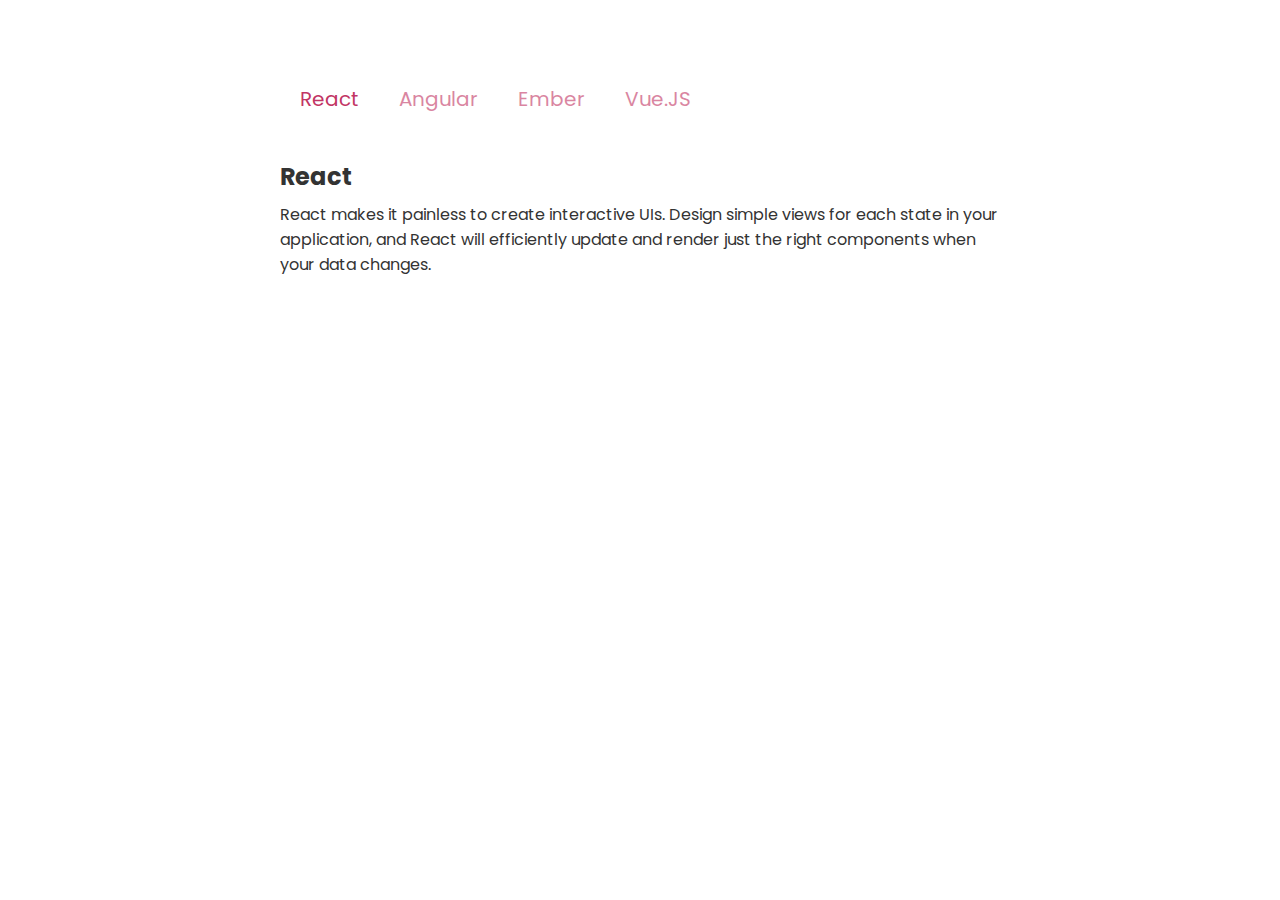
<file: HTML-CSS-JS Tab-UI/index.html>
<!DOCTYPE html>
<html lang="en">
  <head>
    <meta charset="UTF-8" />
    <meta name="viewport" content="width=device-width, initial-scale=1.0" />
    <title>Tab UI</title>
    <link
      rel="stylesheet"
      href="https://cdnjs.cloudflare.com/ajax/libs/font-awesome/5.15.2/css/all.min.css"
      integrity="sha512-HK5fgLBL+xu6dm/Ii3z4xhlSUyZgTT9tuc/hSrtw6uzJOvgRr2a9jyxxT1ely+B+xFAmJKVSTbpM/CuL7qxO8w=="
      crossorigin="anonymous"
    />
    <link
      href="https://fonts.googleapis.com/css2?family=Poppins:wght@300;400;500;600&display=swap"
      rel="stylesheet"
    />
    <link rel="preconnect" href="https://fonts.gstatic.com" />
    <link rel="stylesheet" href="main.css">
  </head>
  <body>
    <div>
      <!-- Tab items -->
      <div class="tabs">
        <div class="tab-item active">
          <i class="tab-icon fas fa-code"></i>
          React
        </div>
        <div class="tab-item">
          <i class="tab-icon fas fa-cog"></i>
          Angular
        </div>
        <div class="tab-item">
          <i class="tab-icon fas fa-plus-circle"></i>
          Ember
        </div>
        <div class="tab-item">
          <i class="tab-icon fas fa-pen-nib"></i>
          Vue.JS
        </div>
        <div class="line"></div>
      </div>

      <!-- Tab content -->
      <div class="tab-content">
        <div class="tab-pane active">
          <h2>React</h2>
          <p>
            React makes it painless to create interactive UIs. Design simple
            views for each state in your application, and React will efficiently
            update and render just the right components when your data changes.
          </p>
        </div>
        <div class="tab-pane">
          <h2>Angular</h2>
          <p>
            Angular is an application design framework and development platform
            for creating efficient and sophisticated single-page apps.
          </p>
        </div>
        <div class="tab-pane">
          <h2>Ember</h2>
          <p>
            Ember.js is a productive, battle-tested JavaScript framework for
            building modern web applications. It includes everything you need to
            build rich UIs that work on any device.
          </p>
        </div>
        <div class="tab-pane">
          <h2>Vue.js</h2>
          <p>
            Vue (pronounced /vjuː/, like view) is a progressive framework for
            building user interfaces. Unlike other monolithic frameworks, Vue is
            designed from the ground up to be incrementally adoptable.
          </p>
        </div>
      </div>
    </div>

    <script src="main.js"></script>
  </body>
</html>
</file>
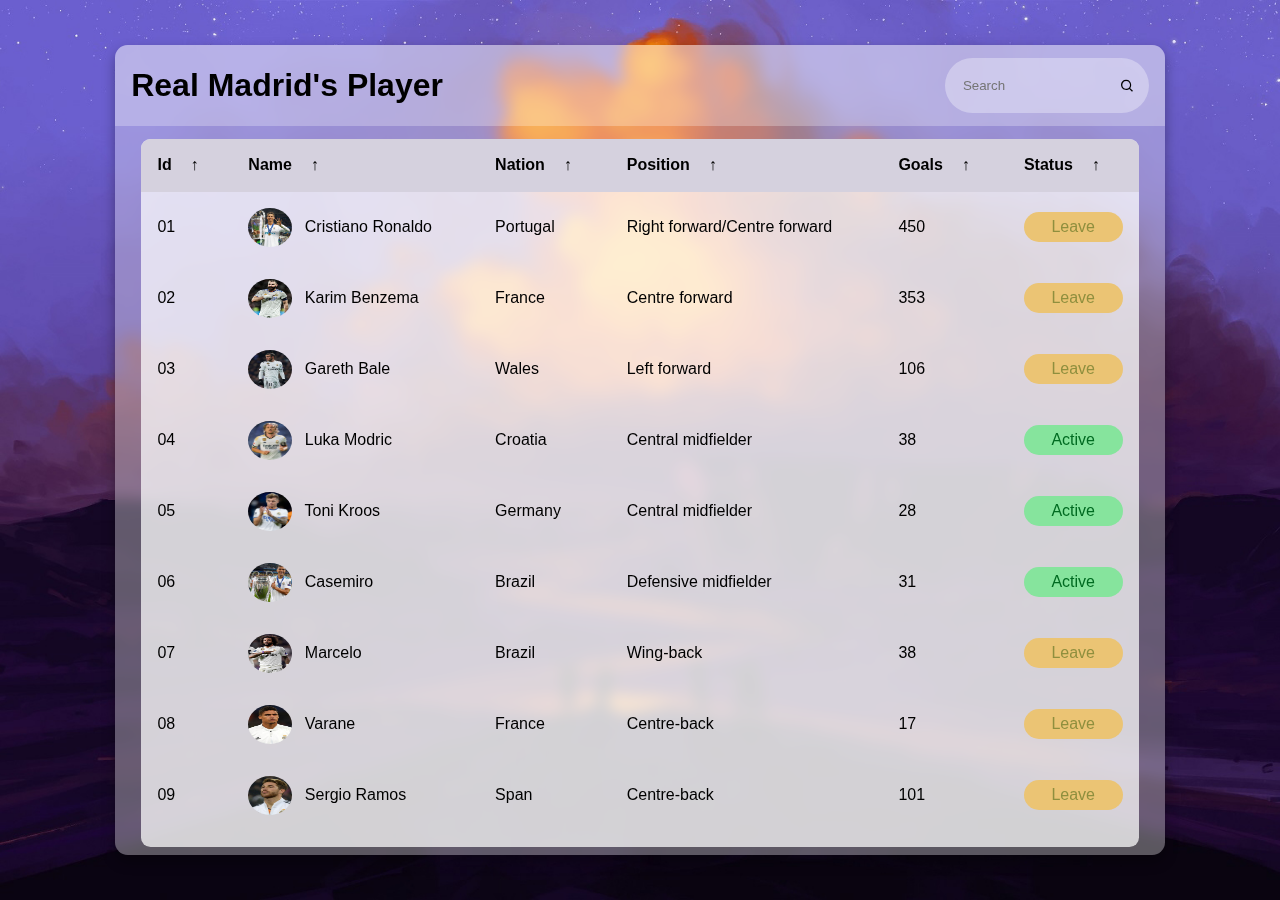
<file: HTML-CSS-JS Table/index.html>
<!DOCTYPE html>

<html lang="en">
    <head>
        <meta charset="UTF-8">
        <meta name="viewport" content="width=device-width, initial-scale=1.0">
        <title>Real Madrid legend</title>
        <link rel="stylesheet" href="main.css">
        <link href='https://unpkg.com/boxicons@2.1.4/css/boxicons.min.css' rel='stylesheet'>
        <link rel="icon" href="https://icons.iconarchive.com/icons/giannis-zographos/spanish-football-club/256/Real-Madrid-icon.png">
    </head>

    <body>
        <main class="table">
            <section class="table_header">
                <h1>Real Madrid's Player</h1>

                <div class="table_header-input">
                    <input type="search" placeholder="Search">
                    <i class='bx bx-search'></i>
                </div>
            </section>

            <section class="table_body">
                <table>
                    <thead>
                        <tr>
                            <th>
                                Id <span class="icon-arrow">&UpArrow;</span>
                            </th>
                            <th>
                                Name <span class="icon-arrow">&UpArrow;</span>
                            </th>
                            <th>
                                Nation <span class="icon-arrow">&UpArrow;</span>
                            </th>
                            <th>
                                Position <span class="icon-arrow">&UpArrow;</span>
                            </th>
                            <th>
                                Goals <span class="icon-arrow">&UpArrow;</span>
                            </th>
                            <th>
                                Status <span class="icon-arrow">&UpArrow;</span>
                            </th>
                        </tr>
                    </thead>

                    <tbody>
                        <tr>
                            <td>01</td>
                            <td>
                                <img src="img/ronaldo.jpg">
                                Cristiano Ronaldo
                            </td>
                            <td>Portugal</td>
                            <td>Right forward/Centre forward</td>
                            <td>450</td>
                            <td>
                                <p class="status leave">Leave</p>
                            </td>
                        </tr>
                    </tbody>

                    <tbody>
                        <tr>
                            <td>02</td>
                            <td>
                                <img src="img/benzema.jpg">
                                Karim Benzema
                            </td>
                            <td>France</td>
                            <td>Centre forward</td>
                            <td>353</td>
                            <td>
                                <p class="status leave">Leave</p>
                            </td>
                        </tr>
                    </tbody>

                    <tbody>
                        <tr>
                            <td>03</td>
                            <td>
                                <img src="img/bale.jpg">
                                Gareth Bale
                            </td>
                            <td>Wales</td>
                            <td>Left forward</td>
                            <td>106</td>
                            <td>
                                <p class="status leave">Leave</p>
                            </td>
                        </tr>
                    </tbody>

                    <tbody>
                        <tr>
                            <td>04</td>
                            <td>
                                <img src="img/modric.jpg">
                                Luka Modric
                            </td>
                            <td>Croatia</td>
                            <td>Central midfielder</td>
                            <td>38</td>
                            <td>
                                <p class="status active">Active</p>
                            </td>
                        </tr>
                    </tbody>

                    <tbody>
                        <tr>
                            <td>05</td>
                            <td>
                                <img src="img/kroos.jpg">
                                Toni Kroos
                            </td>
                            <td>Germany</td>
                            <td>Central midfielder</td>
                            <td>28</td>
                            <td>
                                <p class="status active">Active</p>
                            </td>
                        </tr>
                    </tbody>

                    <tbody>
                        <tr>
                            <td>06</td>
                            <td>
                                <img src="img/casemiro.jpg">
                                Casemiro
                            </td>
                            <td>Brazil</td>
                            <td>Defensive midfielder</td>
                            <td>31</td>
                            <td>
                                <p class="status active">Active</p>
                            </td>
                        </tr>
                    </tbody>

                    <tbody>
                        <tr>
                            <td>07</td>
                            <td>
                                <img src="img/marcelo.jpg">
                                Marcelo
                            </td>
                            <td>Brazil</td>
                            <td>Wing-back</td>
                            <td>38</td>
                            <td>
                                <p class="status leave">Leave</p>
                            </td>
                        </tr>
                    </tbody>
                    
                    <tbody>
                        <tr>
                            <td>08</td>
                            <td>
                                <img src="img/varane.jpg">
                                Varane
                            </td>
                            <td>France</td>
                            <td>Centre-back</td>
                            <td>17</td>
                            <td>
                                <p class="status leave">Leave</p>
                            </td>
                        </tr>
                    </tbody>

                    <tbody>
                        <tr>
                            <td>09</td>
                            <td>
                                <img src="img/ramos.jpg">
                                Sergio Ramos
                            </td>
                            <td>Span</td>
                            <td>Centre-back</td>
                            <td>101</td>
                            <td>
                                <p class="status leave">Leave</p>
                            </td>
                        </tr>
                    </tbody>

                    <tbody>
                        <tr>
                            <td>10</td>
                            <td>
                                <img src="img/carvajal.jpg">
                                Dani Carvajal
                            </td>
                            <td>Span</td>
                            <td>Wing-back</td>
                            <td>11</td>
                            <td>
                                <p class="status active">Active</p>
                            </td>
                        </tr>
                    </tbody>

                    <tbody>
                        <tr>
                            <td>11</td>
                            <td>
                                <img src="img/navas.jpg">
                                Keylor Navas
                            </td>
                            <td>Costa Rica</td>
                            <td>Goalkeeper</td>
                            <td>0</td>
                            <td>
                                <p class="status leave">Leave</p>
                            </td>
                        </tr>
                    </tbody>

                    <tbody>
                        <tr>
                            <td>12</td>
                            <td>
                                <img src="img/courtois.jpg">
                                Thibaut Courtois
                            </td>
                            <td>Belgium</td>
                            <td>Goalkeeper</td>
                            <td>0</td>
                            <td>
                                <p class="status active">Active</p>
                            </td>
                        </tr>
                    </tbody>

                    <tbody>
                        <tr>
                            <td>13</td>
                            <td>
                                <img src="img/raul.jpg">
                                Raúl González
                            </td>
                            <td>Span</td>
                            <td>Centre forward</td>
                            <td>323</td>
                            <td>
                                <p class="status retired">Retired</p>
                            </td>
                        </tr>
                    </tbody>

                    <tbody>
                        <tr>
                            <td>14</td>
                            <td>
                                <img src="img/ronadoB.jpg">
                                Ronaldo de Lima
                            </td>
                            <td>Brazil</td>
                            <td>Centre forward</td>
                            <td>103</td>
                            <td>
                                <p class="status retired">Retired</p>
                            </td>
                        </tr>
                    </tbody>

                    <tbody>
                        <tr>
                            <td>15</td>
                            <td>
                                <img src="img/zidane.jpg">
                                Zinédine Zidane
                            </td>
                            <td>France</td>
                            <td>Attacking midfielder</td>
                            <td>49</td>
                            <td>
                                <p class="status retired">Retired</p>
                            </td>
                        </tr>
                    </tbody>

                    <tbody>
                        <tr>
                            <td>16</td>
                            <td>
                                <img src="img/figo.jpg">
                                Luis Figo
                            </td>
                            <td>Portugal</td>
                            <td>Right Winger</td>
                            <td>58</td>
                            <td>
                                <p class="status retired">Retired</p>
                            </td>
                        </tr>
                    </tbody>

                    <tbody>
                        <tr>
                            <td>17</td>
                            <td>
                                <img src="img/casillas.jpg">
                                Iker Casillas
                            </td>
                            <td>Span</td>
                            <td>Goalkeeper</td>
                            <td>0</td>
                            <td>
                                <p class="status retired">Retired</p>
                            </td>
                        </tr>
                    </tbody>

                    <tbody>
                        <tr>
                            <td>18</td>
                            <td>
                                <img src="img/hierro.jpg">
                                Fernando Hierro
                            </td>
                            <td>Span</td>
                            <td>Centre-back</td>
                            <td>127</td>
                            <td>
                                <p class="status retired">Retired</p>
                            </td>
                        </tr>
                    </tbody>

                    <tbody>
                        <tr>
                            <td>19</td>
                            <td>
                                <img src="img/alonso.jpg">
                                Xabi Alonso
                            </td>
                            <td>Span</td>
                            <td>Defensive midfielder</td>
                            <td>06</td>
                            <td>
                                <p class="status retired">Retired</p>
                            </td>
                        </tr>
                    </tbody>

                    <tbody>
                        <tr>
                            <td>20</td>
                            <td>
                                <img src="img/carlos.jpg">
                                Roberto Carlos
                            </td>
                            <td>Brazil</td>
                            <td>Defensive midfielder</td>
                            <td>70</td>
                            <td>
                                <p class="status retired">Retired</p>
                            </td>
                        </tr>
                    </tbody>
                </table>
            </section>
        </main>

        <script src="script.js"></script>
    </body>
</html>
</file>
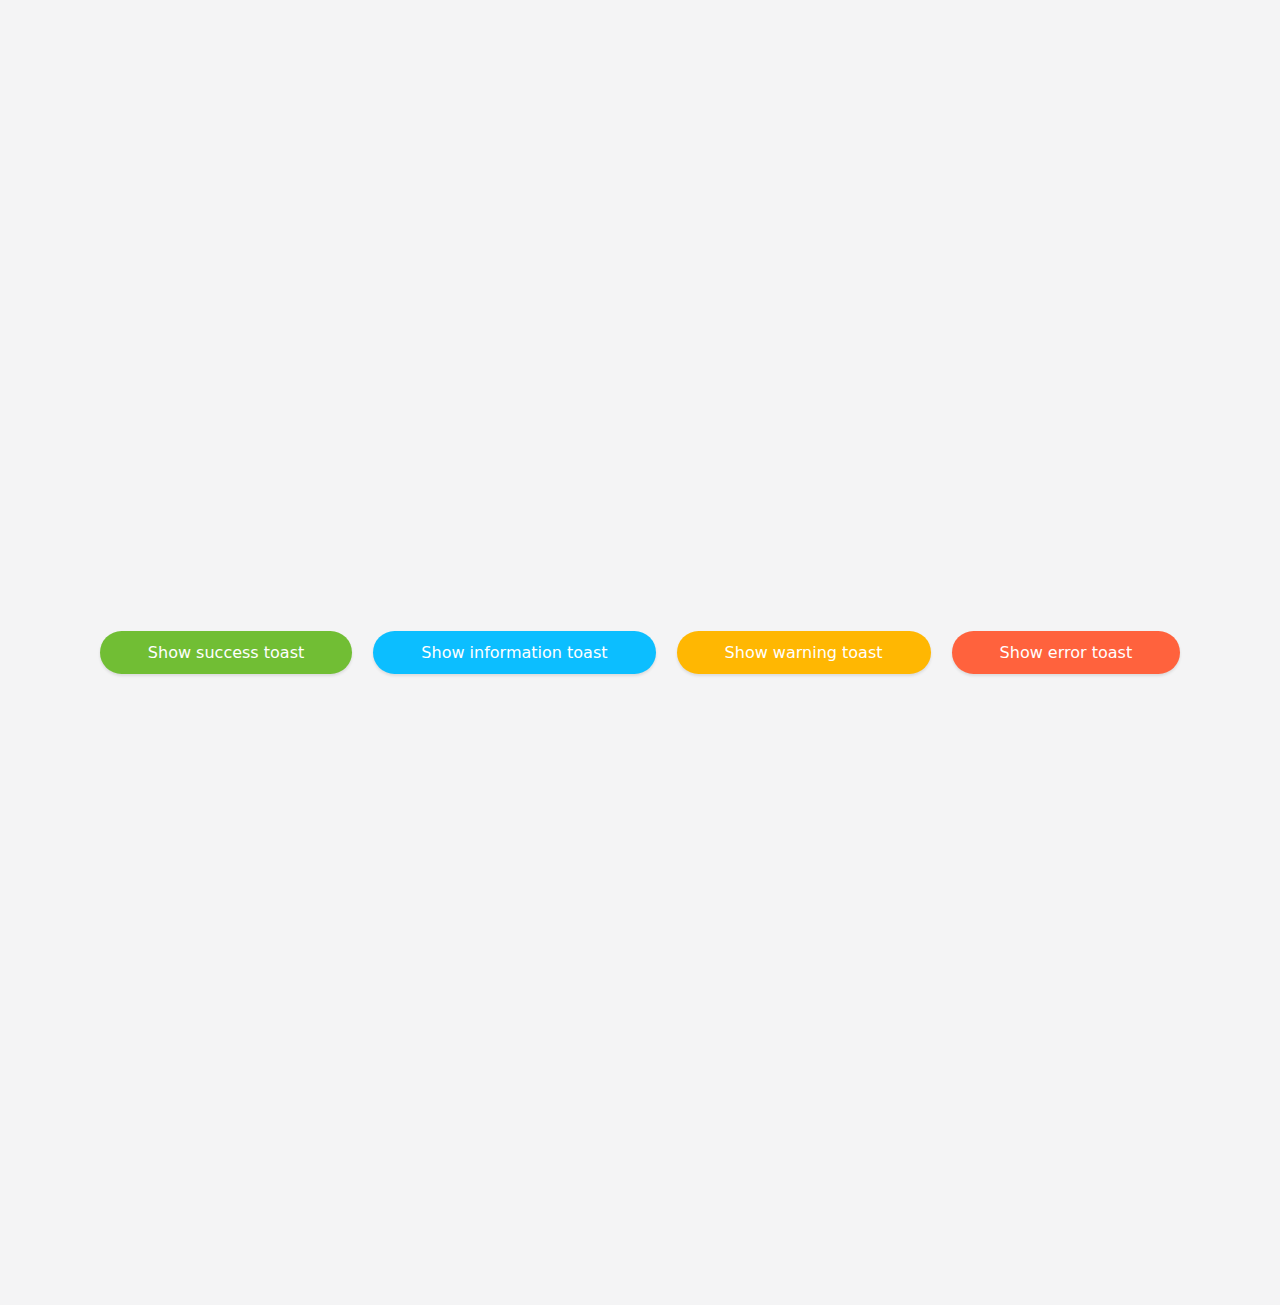
<file: HTML-CSS-JS Toast Message/index.html>
<!DOCTYPE html>
<html lang="en">
  <head>
    <meta charset="UTF-8" />
    <meta name="viewport" content="width=device-width, initial-scale=1.0" />
    <link
      rel="stylesheet"
      href="https://cdnjs.cloudflare.com/ajax/libs/font-awesome/6.6.0/css/all.min.css"
      integrity="sha512-Kc323vGBEqzTmouAECnVceyQqyqdsSiqLQISBL29aUW4U/M7pSPA/gEUZQqv1cwx4OnYxTxve5UMg5GT6L4JJg=="
      crossorigin="anonymous"
      referrerpolicy="no-referrer"
    />
    <link rel="stylesheet" href="main.css" />
    <title>Toast Message</title>
  </head>

  <body>
    <div id="toast"></div>

    <div>
      <div onclick="showSuccessToast();" class="btn btn--success">
        Show success toast
      </div>
      <div onclick="showInfoToast();" class="btn btn--info">
        Show information toast
      </div>
      <div onclick="showWarningToast();" class="btn btn--warning">
        Show warning toast
      </div>
      <div onclick="showErrorToast();" class="btn btn--error">
        Show error toast
      </div>
    </div>
  </body>

  <script src="./main.js"></script>
</html>
</file>
<file: HTML-CSS-JS Tab-UI/main.css>
* {
  padding: 0;
  margin: 0;
  box-sizing: border-box;
}

body {
  display: flex;
  font-family: "Poppins", sans-serif;
}

body > div {
  margin: 5% auto 0;
  max-width: 720px;
}

/* Tab items */
.tabs {
  display: flex;
  position: relative;
}

.tabs .line {
  position: absolute;
  left: 0;
  bottom: 0;
  width: 0;
  height: 6px;
  border-radius: 15px;
  background-color: #c23564;
  transition: all 0.2s ease;
}

.tab-item {
  min-width: 80px;
  padding: 16px 20px 11px 20px;
  font-size: 20px;
  text-align: center;
  color: #c23564;
  background-color: #fff;
  border-top-left-radius: 5px;
  border-top-right-radius: 5px;
  border-bottom: 5px solid transparent;
  opacity: 0.6;
  cursor: pointer;
  transition: all 0.5s ease;
}

.tab-item:hover {
  opacity: 1;
  background-color: rgba(194, 53, 100, 0.05);
  border-color: rgba(194, 53, 100, 0.1);
}

.tab-icon {
  font-size: 24px;
  width: 32px;
  position: relative;
  top: 2px;
}

.tab-item.active {
  opacity: 1;
}

/* Tab content */
.tab-content {
  padding: 28px 0;
}

.tab-pane {
  color: #333;
  display: none;
}

.tab-pane.active {
  display: block;
}

.tab-pane h2 {
  font-size: 24px;
  margin-bottom: 8px;
}
</file>
<file: HTML-CSS-JS Table/main.css>
* {
    margin: 0;
    padding: 0;
    box-sizing: border-box;
    font-family: sans-serif;
}

body {
    min-height: 100vh;
    display: flex;
    justify-content: center;
    align-items: center;
    background: url(img/background.jpg) center / cover;
}

/* Table */
table {
    width: 100%;
}

main.table {
    width: 82vw;
    height: 90vh;
    background-color: #fff5;
    backdrop-filter: blur(7px);
    box-shadow: 0 .4rem .8rem #0005;
    border-radius: .8rem;
    overflow: hidden;
}

.table_header {
    width: 100%;
    height: 10%;
    background-color: #fff4;
    padding: .8rem 1rem;
    display: flex;
    justify-content: space-between;
    align-items: center;
}

.table_header .table_header-input {
    width: 20%;
    height: 100%;
    background-color: #fff5;
    border-radius: 2rem;
    display: flex;
    justify-content: center;
    align-items: center;
    padding: 0.8rem;
    transition: .2s;
}

.table_header .table_header-input:hover {
    width: 30%;
    background-color: #fff8;
    box-shadow: 0 .4rem .4rem #002;
}

.table_header .table_header-input input {
    width: 100%;
    padding: 0 .5rem 0 .3rem;
    background-color: transparent;
    border: none;
    outline: none;
}

.table_body {
    width: 95%;
    max-height: calc(89% - .8rem);
    background-color: #fffb;
    margin: .8rem auto;
    border-radius: .6rem;
    overflow: auto;
    overflow: overlay;
}

/* Edit for scrollbar --- Start */
.table_body::-webkit-scrollbar {
    width: 0.5rem;
    height: 0.5rem;
}

.table_body::-webkit-scrollbar-thumb {      
    border-radius: .5rem;
    background-color: #0004;
    visibility: hidden;
}

.table_body:hover::-webkit-scrollbar-thumb {
    visibility: visible;
}
/* Edit for scrollbar --- End */

table, th, td {
    padding: 1rem;
    border-collapse: collapse;
    text-align: left;
}

td img {
    width: 44px;
    height: 39px;
    margin-right: .5rem;
    vertical-align: middle;  
    border-radius: 50%;
}

thead th {
    position: sticky;
    top: 0;
    left: 0;
    background-color: #d5d1defe;
    cursor: pointer;
}

tbody tr:hover {
    background-color: #fff6;
}

.status {
    padding: .4rem 0;
    border-radius: 2rem;
    text-align: center;
}

.status.active {
    background-color: #86e49d;
    color: #006b21
}

.status.leave {
    background-color: #ebc474;
    color: #8f8f3e;
}

.status.retired {
    background-color: #d893a3;
    color: #b30021;
}

/* CSS for search table */
tbody tr.hide {
    opacity: 0;
    transform: translateX(100%);
}

tbody tr {
    --delay: .1s;
    /* background-color is use to prevent the delay when u hover in the table  */
    transition: .5s ease-in-out var(--delay), background-color 0s; 
}

/* Change the size of the table when search */
tbody tr td,
tbody tr td p,
tbody tr td img {
    transition: .2s ease-in-out;
}

tbody tr.hide td,
tbody tr.hide td p {
    padding: 0;
    font: 0 / 0 sans-serif;
    transition: .2s ease-in-out .5s;
}

tbody tr.hide td img {
    width: 0;
    height: 0;
    transition: .2s ease-in-out .5s;
}

/* CSS for sort table */
thead th span.icon-arrow {
    display: inline-block;
    width: 1.3rem;
    height: 1.3rem;
    border-radius: 50%;
    text-align: center;
    font-size: 1rem;
    margin-left: .5rem;
    border: 1.4px solid transparent;
    transition: .2s ease-in-out;
}

thead th.active span.icon-arrow {
    background-color: #6c00bd;
    color: #fff;
}

thead th:hover span.icon-arrow {
    border: 1.4px solid #6c00bd;
}

thead th:hover {
    color: #6c00bd;
}

thead th.active, tbody td.active {
    color: #6c00bd;
}

thead th.asc span.icon-arrow {
    transform: rotate(180deg);
}
</file>
<file: HTML-CSS-JS Toast Message/main.css>
* {
  padding: 0;
  margin: 0;
  box-sizing: border-box;
}

body {
  height: 145vh;
  display: flex;
  flex-direction: column;
  font-family: system-ui, sans-serif;
  background-color: #f4f4f5;
}

body > div {
  margin: auto;
}

/* Button */
.btn {
  display: inline-block;
  background-color: transparent;
  border: none;
  color: #fff;
  padding: 12px 48px;
  cursor: pointer;
  border-radius: 50px;
  box-shadow: 0 2px 3px rgba(0, 0, 0, 0.1);
}

.btn + .btn {
  margin-left: 16px;
}

.btn--success {
  background-color: #71be34;
}

.btn--success:hover {
  background-color: #fff;
  color: #71be34;
}

.btn--warning {
  background-color: #ffb702;
}

.btn--warning:hover {
  background-color: #fff;
  color: #fb7024;
}

.btn--info {
  background-color: #0cbeff;
}

.btn--info:hover {
  background-color: #fff;
  color: #0cbeff;
}

.btn--error {
  background-color: #ff623d;
}

.btn--error:hover {
  background-color: #fff;
  color: #ff623d;
}

/* Toast message */

#toast {
  position: fixed;
  top: 32px;
  right: 32px;
}

.toast {
  display: flex;
  align-items: center;
  background-color: #fff;
  border-radius: 2px;
  padding: 20px 0;
  border-left: 4px solid;
  z-index: 100;
  box-shadow: 0 5px 8px rgba(0, 0, 0, 0.08);
}

.toast + .toast {
  margin-top: 20px;
}

.toast__icon {
  font-size: 24px;
}

.toast__icon,
.toast__close {
  padding: 0px 16px;
}

.toast__body {
  flex-grow: 1;
}

.toast__title {
  font-size: 16px;
  font-weight: 600;
  color: #333;
}

.toast__msg {
  font-size: 14px;
  margin-top: 6px;
  color: #888;
}

.toast__close {
  font-size: 20px;
  color: rgba(0, 0, 0, 0.3);
  cursor: pointer;
  opacity: 1;
}

.toast__close:hover {
  opacity: 0.5;
}

.toast--success {
  border-color: #47d864;
}

.toast--success .toast__icon {
  color: #47d864;
}

.toast--information {
  border-color: #2f86eb;
}

.toast--information .toast__icon {
  color: #2f86eb;
}

.toast--warning {
  border-color: #ffc021;
}

.toast--warning .toast__icon {
  color: #ffc021;
}

.toast--error {
  border-color: #ff623d;
}

.toast--error .toast__icon {
  color: #ff623d;
}

/* Keyframes */
@keyframes slideInLeft {
  from {
    transform: translateX(calc(100% + 32px)); /* + 32: because right: 32px */
    opacity: 0;
  }
  to {
    opacity: 1;
    transform: translateX(0);
  }
}

@keyframes fadeOut {
  to {
    opacity: 0;
  }
}
</file>
